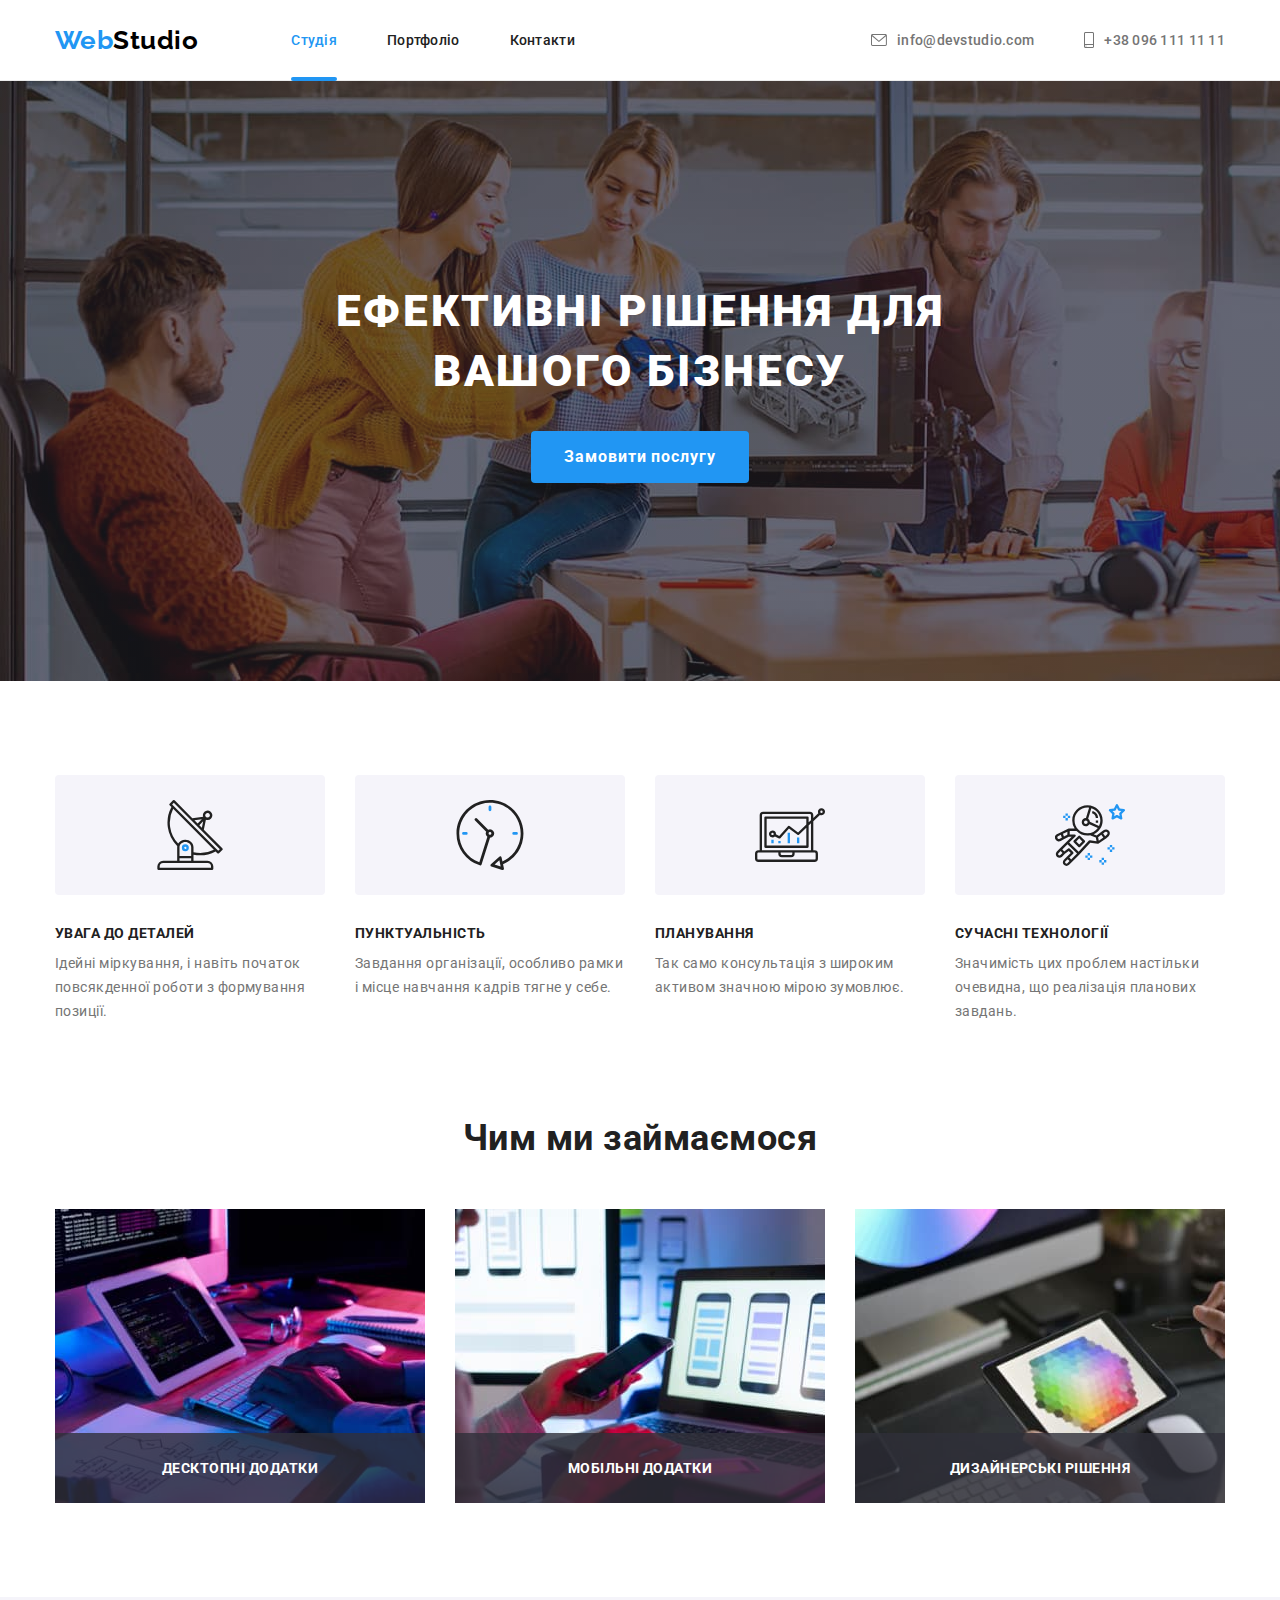
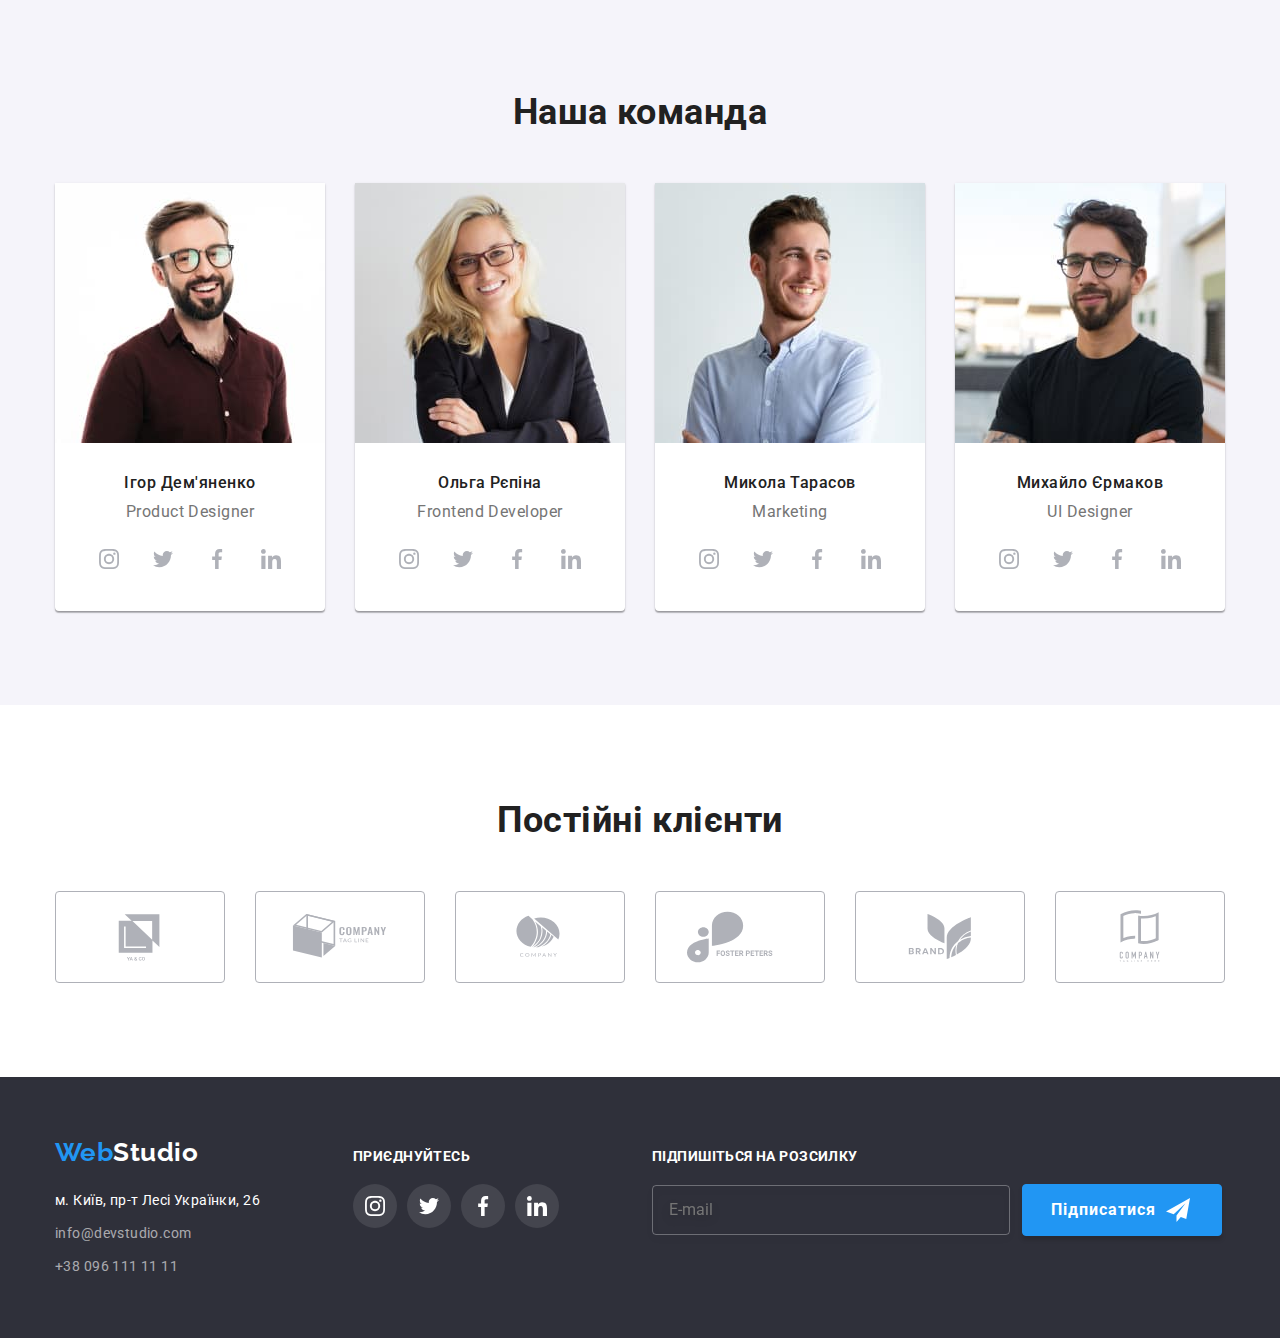
<file: index.html>
<!DOCTYPE html>
<html lang="uk">
  <head>
    <meta charset="UTF-8" />
    <meta http-equiv="X-UA-Compatible" content="IE=edge" />
    <meta name="viewport" content="width=device-width, initial-scale=1.0" />
    <title>Webstudio</title>
    <link rel="preconnect" href="https://fonts.googleapis.com" />
    <link rel="preconnect" href="https://fonts.gstatic.com" crossorigin />
    <link
      href="https://fonts.googleapis.com/css2?family=Raleway:wght@700&family=Roboto:wght@400;500;700;900&display=swap"
      rel="stylesheet"
    />
    <link
      rel="stylesheet"
      href="https://cdnjs.cloudflare.com/ajax/libs/modern-normalize/1.1.0/modern-normalize.min.css"
    />
    <link rel="stylesheet" href="./css/style.css" />
  </head>
  <body>
    <!-- Шапка -->
    <header class="page-header">
      <div class="container">
        <nav class="header-nav">
          <a class="header-logo" href="./index.html"
            >Web<span class="logo-style">Studio</span></a
          >

          <ul class="header-list list">
            <li class="item">
              <a class="header-link link current" href="./index.html">Студія</a>
            </li>
            <li class="item">
              <a class="header-link link" href="./portfolio.html">Портфоліо</a>
            </li>
            <li class="item">
              <a class="header-link link" href="">Контакти</a>
            </li>
          </ul>
        </nav>
        <div class="header-contacts">
          <ul class="header-tel header-list list">
            <li class="item">
              <a
                class="header-link link header-mail"
                href="mailto:info@devstudio.com"
                ><svg class="icon" width="16" height="12">
                  <use href="./images/icons.svg#icon-mail"></use></svg
                ><span>info@devstudio.com</span></a
              >
            </li>
            <li class="item">
              <a class="header-link link header-phone" href="tel:+380961111111">
                <svg class="icon" width="10" height="16">
                  <use href="./images/icons.svg#icon-phone"></use></svg
                ><span>+38 096 111 11 11</span>
              </a>
            </li>
          </ul>
        </div>
      </div>
    </header>

    <main>
      <!-- Hero -->

      <section class="hero">
        <div class="container">
          <h1 class="hero-title">Ефективні рішення для вашого бізнесу</h1>

          <button class="hero-button" type="button" data-modal-open>
            Замовити послугу
          </button>
        </div>
      </section>

      <!-- Наша ефективність -->
      <section class="about section">
        <div class="container">
          <h2 class="visually-hidden">Наша ефективність</h2>
          <ul class="about-list list">
            <li class="item">
              <div class="thumb">
                <svg class="about-icon" width="70" height="70">
                  <use href="./images/icons.svg#about-antenna"></use>
                </svg>
              </div>
              <h3 class="about-title">Увага до деталей</h3>
              <p class="about-text">
                Ідейні міркування, і навіть початок повсякденної роботи з
                формування позиції.
              </p>
            </li>
            <li class="item">
              <div class="thumb">
                <svg class="about-icon" width="70" height="70">
                  <use href="./images/icons.svg#about-clock"></use>
                </svg>
              </div>
              <h3 class="about-title">Пунктуальність</h3>
              <p class="about-text">
                Завдання організації, особливо рамки і місце навчання кадрів
                тягне у себе.
              </p>
            </li>
            <li class="item">
              <div class="thumb">
                <svg class="about-icon" width="70" height="70">
                  <use href="./images/icons.svg#about-diagram"></use>
                </svg>
              </div>
              <h3 class="about-title">Планування</h3>
              <p class="about-text">
                Так само консультація з широким активом значною мірою зумовлює.
              </p>
            </li>
            <li class="item">
              <div class="thumb">
                <svg class="about-icon" width="70" height="70">
                  <use href="./images/icons.svg#about-astronaut"></use>
                </svg>
              </div>
              <h3 class="about-title">Сучасні технології</h3>
              <p class="about-text">
                Значимість цих проблем настільки очевидна, що реалізація
                планових завдань.
              </p>
            </li>
          </ul>
        </div>
      </section>

      <!-- Чим ми займаємося -->
      <section class="work section">
        <div class="container">
          <h2 class="title-work-team">Чим ми займаємося</h2>
          <ul class="work-list list">
            <li class="item">
              <div class="work-item">
                <img
                  class="work-img img"
                  src="./images/desktop-programs.jpg"
                  alt="Декстопні програми"
                  width="370"
                  height="294"
                />
                <p class="work-text">Десктопні додатки</p>
              </div>
            </li>
            <li class="item">
              <div class="work-item">
                <img
                  class="work-img img"
                  src="./images/mobile-applications.jpg"
                  alt="Мобільні додатки"
                  width="370"
                  height="294"
                />
                <p class="work-text">Мобільні додатки</p>
              </div>
            </li>
            <li class="item">
              <div class="work-item">
                <img
                  class="work-img img"
                  src="./images/design-solution.jpg"
                  alt="Дизайнерське рішення"
                  width="370"
                  height="294"
                />
                <p class="work-text">Дизайнерські рішення</p>
              </div>
            </li>
          </ul>
        </div>
      </section>

      <!-- Наша команда -->

      <section class="team section">
        <div class="container">
          <h2 class="title-work-team">Наша команда</h2>
          <ul class="team-list list">
            <li class="item">
              <img
                class="team-img img"
                src="./images/igor.jpg"
                alt="чоловік в окулярах, рубашці"
                width="270"
                height="260"
              />
              <div class="team-container">
                <h3 class="team-title">Ігор Дем'яненко</h3>
                <p class="team-position">Product Designer</p>
                <ul class="team-icon list">
                  <li class="item">
                    <a href="" class="link">
                      <svg class="icon" width="20" height="20">
                        <use href="./images/icons.svg#icon-instagram"></use>
                      </svg>
                    </a>
                  </li>
                  <li class="item">
                    <a href="" class="link">
                      <svg class="icon" width="20" height="20">
                        <use href="./images/icons.svg#icon-twitter"></use>
                      </svg>
                    </a>
                  </li>
                  <li class="item">
                    <a href="" class="link">
                      <svg class="icon" width="20" height="20">
                        <use href="./images/icons.svg#icon-facebook"></use>
                      </svg>
                    </a>
                  </li>
                  <li class="item">
                    <a href="" class="link">
                      <svg class="icon" width="20" height="20">
                        <use href="./images/icons.svg#icon-linkedin"></use>
                      </svg>
                    </a>
                  </li>
                </ul>
              </div>
            </li>
            <li class="item">
              <img
                class="team-img img"
                src="./images/olha.jpg"
                alt="жінка блондинка в окулярах, піджаку"
                width="270"
                height="260"
              />
              <div class="team-container">
                <h3 class="team-title">Ольга Рєпіна</h3>
                <p class="team-position">Frontend Developer</p>
                <ul class="team-icon list">
                  <li class="item">
                    <a href="" class="link">
                      <svg class="icon" width="20" height="20">
                        <use href="./images/icons.svg#icon-instagram"></use>
                      </svg>
                    </a>
                  </li>
                  <li class="item">
                    <a href="" class="link">
                      <svg class="icon" width="20" height="20">
                        <use href="./images/icons.svg#icon-twitter"></use>
                      </svg>
                    </a>
                  </li>
                  <li class="item">
                    <a href="" class="link">
                      <svg class="icon" width="20" height="20">
                        <use href="./images/icons.svg#icon-facebook"></use>
                      </svg>
                    </a>
                  </li>
                  <li class="item">
                    <a href="" class="link">
                      <svg class="icon" width="20" height="20">
                        <use href="./images/icons.svg#icon-linkedin"></use>
                      </svg>
                    </a>
                  </li>
                </ul>
              </div>
            </li>
            <li class="item">
              <img
                class="team-img img"
                src="./images/mikola.jpg"
                alt="чоловік брюнет в білій сорочці"
                width="270"
                height="260"
              />
              <div class="team-container">
                <h3 class="team-title">Микола Тарасов</h3>
                <p class="team-position">Marketing</p>
                <ul class="team-icon list">
                  <li class="item">
                    <a href="" class="link">
                      <svg class="icon" width="20" height="20">
                        <use href="./images/icons.svg#icon-instagram"></use>
                      </svg>
                    </a>
                  </li>
                  <li class="item">
                    <a href="" class="link">
                      <svg class="icon" width="20" height="20">
                        <use href="./images/icons.svg#icon-twitter"></use>
                      </svg>
                    </a>
                  </li>
                  <li class="item">
                    <a href="" class="link">
                      <svg class="icon" width="20" height="20">
                        <use href="./images/icons.svg#icon-facebook"></use>
                      </svg>
                    </a>
                  </li>
                  <li class="item">
                    <a href="" class="link">
                      <svg class="icon" width="20" height="20">
                        <use href="./images/icons.svg#icon-linkedin"></use>
                      </svg>
                    </a>
                  </li>
                </ul>
              </div>
            </li>
            <li class="item">
              <img
                class="team-img img"
                src="./images/mihail.jpg"
                alt="чоловік в окулярах, чорній футболці"
                width="270"
                height="260"
              />
              <div class="team-container">
                <h3 class="team-title">Михайло Єрмаков</h3>
                <p class="team-position">UI Designer</p>
                <ul class="team-icon list">
                  <li class="item">
                    <a href="" class="link">
                      <svg class="icon" width="20" height="20">
                        <use href="./images/icons.svg#icon-instagram"></use>
                      </svg>
                    </a>
                  </li>
                  <li class="item">
                    <a href="" class="link">
                      <svg class="icon" width="20" height="20">
                        <use href="./images/icons.svg#icon-twitter"></use>
                      </svg>
                    </a>
                  </li>
                  <li class="item">
                    <a href="" class="link">
                      <svg class="icon" width="20" height="20">
                        <use href="./images/icons.svg#icon-facebook"></use>
                      </svg>
                    </a>
                  </li>
                  <li class="item">
                    <a href="" class="link">
                      <svg class="icon" width="20" height="20">
                        <use href="./images/icons.svg#icon-linkedin"></use>
                      </svg>
                    </a>
                  </li>
                </ul>
              </div>
            </li>
          </ul>
        </div>
      </section>

      <!-- ПОСТІЙНІ КЛІЄНТИ -->

      <section class="client section">
        <div class="container">
          <h2 class="title-work-team">Постійні клієнти</h2>
          <ul class="client-icon list">
            <li class="item">
              <a href="" class="link">
                <svg class="icon" width="106" height="60">
                  <use href="./images/icons.svg#client-yaco"></use>
                </svg>
              </a>
            </li>
            <li class="item">
              <a href="" class="link">
                <svg class="icon" width="106" height="60">
                  <use href="./images/icons.svg#client-tagline"></use>
                </svg>
              </a>
            </li>
            <li class="item">
              <a href="" class="link">
                <svg class="icon" width="106" height="60">
                  <use href="./images/icons.svg#client-company"></use>
                </svg>
              </a>
            </li>
            <li class="item">
              <a href="" class="link">
                <svg class="icon" width="106" height="60">
                  <use href="./images/icons.svg#client-forestpeters"></use>
                </svg>
              </a>
            </li>
            <li class="item">
              <a href="" class="link">
                <svg class="icon" width="106" height="60">
                  <use href="./images/icons.svg#client-brand"></use>
                </svg>
              </a>
            </li>
            <li class="item">
              <a href="" class="link">
                <svg class="icon" width="106" height="60">
                  <use href="./images/icons.svg#client-union"></use>
                </svg>
              </a>
            </li>
          </ul>
        </div>
      </section>
    </main>

    <!-- Підвал -->

    <footer class="footer">
      <div class="container footer-container">
        <div class="footer-address">
          <a class="header-logo footer-logo" href="./index.html"
            >Web<span class="footer-color">Studio</span></a
          >
          <address>
            <ul class="footer-list list">
              <li class="item">
                <a
                  class="address link"
                  href="https://goo.gl/maps/4uQXYABWk6G59Mzo6"
                  target="_blank"
                  rel="noopener noreferrer nowfollow"
                  >м. Київ, пр-т Лесі Українки, 26</a
                >
              </li>
              <li class="item">
                <a class="mail-tel link" href="mailto:info@devstudio.com"
                  >info@devstudio.com</a
                >
              </li>
              <li class="item">
                <a class="mail-tel link" href="tel:+380961111111"
                  >+38 096 111 11 11</a
                >
              </li>
            </ul>
          </address>
        </div>
        <div class="footer-socials">
          <p class="social-title">приєднуйтесь</p>
          <ul class="social-icon list">
            <li class="item">
              <a href="" class="link">
                <svg class="icon" width="20" height="20">
                  <use href="./images/icons.svg#icon-instagram"></use>
                </svg>
              </a>
            </li>
            <li class="item">
              <a href="" class="link">
                <svg class="icon" width="20" height="20">
                  <use href="./images/icons.svg#icon-twitter"></use>
                </svg>
              </a>
            </li>
            <li class="item">
              <a href="" class="link">
                <svg class="icon" width="20" height="20">
                  <use href="./images/icons.svg#icon-facebook"></use>
                </svg>
              </a>
            </li>
            <li class="item">
              <a href="" class="link">
                <svg class="icon" width="20" height="20">
                  <use href="./images/icons.svg#icon-linkedin"></use>
                </svg>
              </a>
            </li>
          </ul>
        </div>
        <div class="footer-form">
          <p class="social-title">Підпишіться на розсилку</p>
          <form class="footer-email">
            <div class="email">
              <input
                type="email"
                class="footer-input"
                name="email"
                id="email"
                placeholder="E-mail"
                aria-label="E-mail"
                required
              />
            </div>
            <button type="submit" class="footer-button">
              <span class="signeture">Підписатися</span>
              <svg class="icon" width="24" height="24">
                <use href="./images/icons.svg#icon-send"></use>
              </svg>
            </button>
          </form>
        </div>
      </div>
    </footer>

    <!-- МОДАЛЬНЕ ВІКНО -->

    <div class="modal-backdrop is-hidden" data-modal>
      <div class="modal">
        <button class="close-sign" data-modal-close>
          <svg class="icon modal-button" width="18" height="18">
            <use href="./images/icons.svg#icon-close"></use>
          </svg>
        </button>

        <form name="form" class="form-modal">
          <h2 class="title-modal">Залиште свої дані, ми вам передзвонимо</h2>

          <label for="user-name" class="modal-label">Ім'я</label>
          <div class="form-field">
            <input
              type="text"
              class="modal-input"
              name="user-name"
              id="user-name"
              required
            />
            <svg class="input-icon" width="18" height="18">
              <use href="./images/icons.svg#icon-person"></use>
            </svg>
          </div>

          <label for="user-tel" class="modal-label">Телефон</label>
          <div class="form-field">
            <input
              type="tel"
              class="modal-input"
              name="user-tel"
              id="user-tel"
              required
            />
            <svg class="input-icon" width="18" height="18">
              <use href="./images/icons.svg#icon-tel"></use>
            </svg>
          </div>

          <label for="user-email" class="modal-label">Пошта</label>
          <div class="form-field">
            <input
              name="user-email"
              type="email"
              id="user-email"
              class="modal-input"
              required
            />
            <svg class="input-icon" width="18" height="18">
              <use href="./images/icons.svg#icon-email"></use>
            </svg>
          </div>

          <label for="user-text" class="textarea-label">Коментар</label>
          <div class="form-textarea">
            <textarea
              name="user-text"
              id="user-text"
              class="modal-textarea"
              placeholder="Введіть текст"
            ></textarea>
          </div>

          <div class="input-line check-line">
            <input
              id="checkbox-agree"
              type="checkbox"
              name="checkbox-agree"
              value="agree"
              class="visually-hidden"
            />
            <label for="checkbox-agree" class="checkbox-agree">
              <span class="icon-wrapper">
                <svg class="agree-icon" width="16" height="15">
                  <use href="./images/icons.svg#icon-check"></use></svg></span
              >Погоджуюся з розсилкою та приймаю
              <a href="#" class="form-link">Умови договору</a>
            </label>
          </div>
          <button type="submit" class="button submit">Відправити</button>
        </form>
      </div>
    </div>

    <script src="./js/modal.js"></script>
  </body>
</html>
</file>
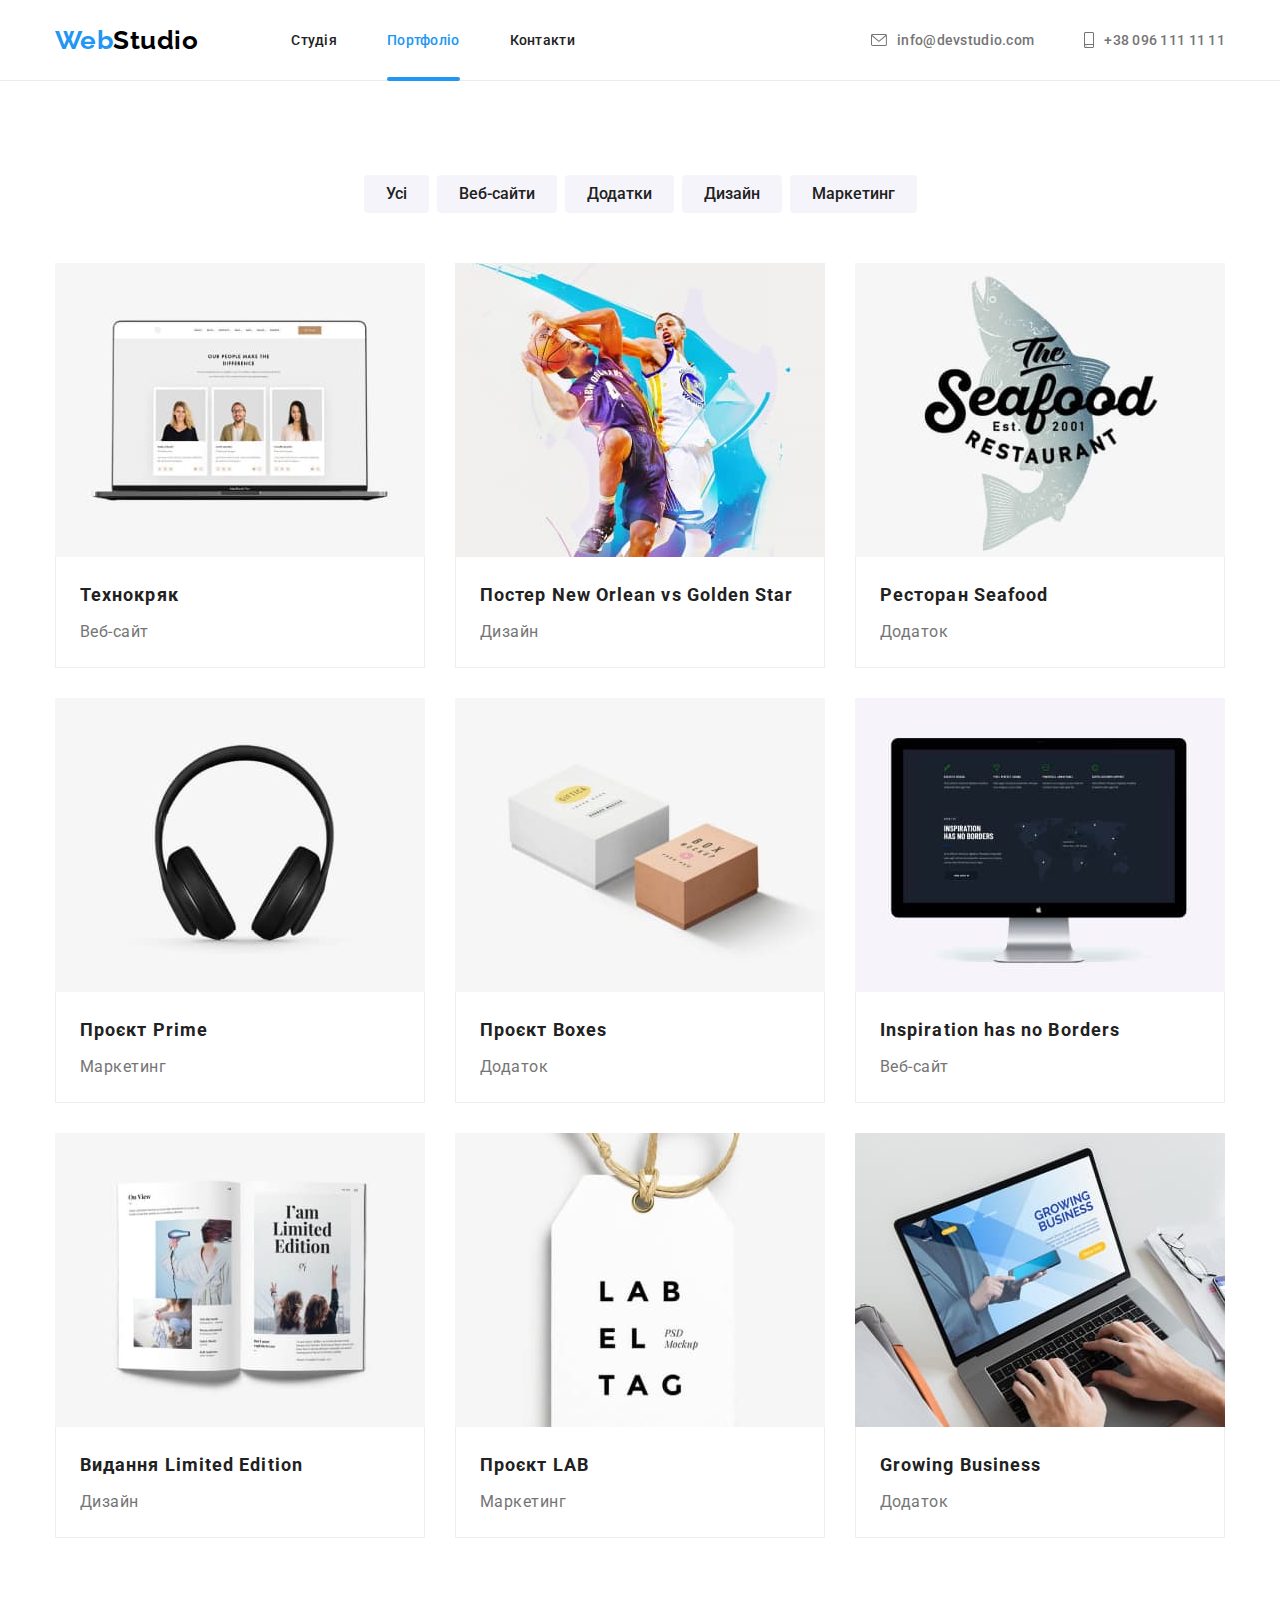
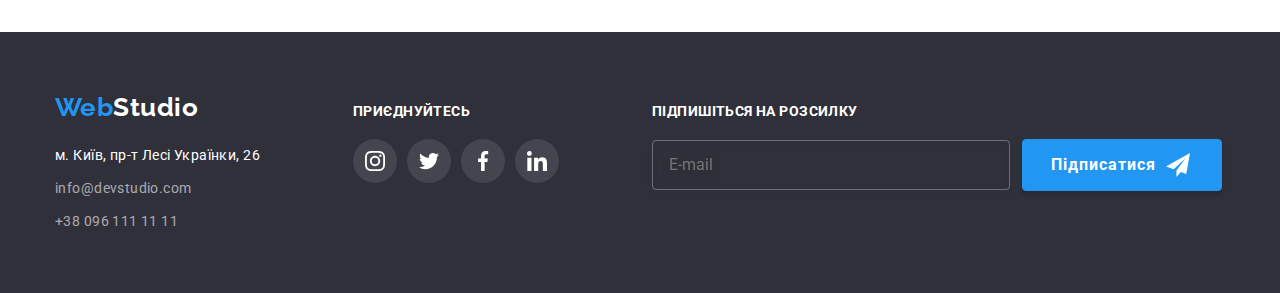
<file: portfolio.html>
<!DOCTYPE html>
<html lang="uk">
  <head>
    <meta charset="UTF-8" />
    <meta http-equiv="X-UA-Compatible" content="IE=edge" />
    <meta name="viewport" content="width=device-width, initial-scale=1.0" />
    <title>Document</title>
    <link rel="preconnect" href="https://fonts.googleapis.com" />
    <link rel="preconnect" href="https://fonts.gstatic.com" crossorigin />
    <link
      href="https://fonts.googleapis.com/css2?family=Raleway:wght@700&family=Roboto:wght@400;500;700;900&display=swap"
      rel="stylesheet"
    />
    <link
      rel="stylesheet"
      href="https://cdnjs.cloudflare.com/ajax/libs/modern-normalize/1.1.0/modern-normalize.min.css"
    />
    <link rel="stylesheet" href="./css/style.css" />
  </head>
  <body>
    <!-- Шапка -->
    <header class="page-header">
      <div class="container">
        <nav class="header-nav">
          <a class="header-logo" href="./index.html"
            >Web<span class="logo-style">Studio</span></a
          >

          <ul class="header-list list">
            <li class="item">
              <a class="header-link link" href="./index.html">Студія</a>
            </li>
            <li class="item">
              <a class="header-link link current" href="./portfolio.html"
                >Портфоліо</a
              >
            </li>
            <li class="item">
              <a class="header-link link" href="">Контакти</a>
            </li>
          </ul>
        </nav>
        <div class="header-contacts">
          <ul class="header-tel header-list list">
            <li class="item">
              <a
                class="header-link link header-mail"
                href="mailto:info@devstudio.com"
                ><svg class="icon" width="16" height="12">
                  <use href="./images/icons.svg#icon-mail"></use></svg
                ><span>info@devstudio.com</span></a
              >
            </li>
            <li class="item">
              <a class="header-link link header-phone" href="tel:+380961111111">
                <svg class="icon" width="10" height="16">
                  <use href="./images/icons.svg#icon-phone"></use></svg
                ><span>+38 096 111 11 11</span>
              </a>
            </li>
          </ul>
        </div>
      </div>
    </header>

    <main>
      <section class="project section">
        <div class="container">
          <h1 class="visually-hidden">Проекти</h1>

          <!-- кнопка -->

          <ul class="button-list list">
            <li class="item">
              <button class="button button-current" type="button">Усі</button>
            </li>
            <li class="item">
              <button class="button" type="button">Веб-сайти</button>
            </li>
            <li class="item">
              <button class="button" type="button">Додатки</button>
            </li>
            <li class="item">
              <button class="button" type="button">Дизайн</button>
            </li>
            <li class="item">
              <button class="button" type="button">Маркетинг</button>
            </li>
          </ul>

          <!-- Проекти -->
          <ul class="project-list list">
            <li class="item">
              <div class="project-description">
                <img
                  class="project-img img"
                  src="./images/project-tehno.jpg"
                  alt="на Macbook pro відкрит браузер з анкетою трех людей"
                  width="370"
                  height="294"
                />
                <p class="img-text">
                  Ресурс пропонує комплексні пропозиції з різним рівнем
                  функціоналу та сервісів. Все це дозволить відвідувачу отримати
                  вичерпні відомості про компанію чи приватну особу.
                </p>
              </div>

              <div class="project-container">
                <h2 class="project-title">Технокряк</h2>
                <p class="project-text">Веб-сайт</p>
              </div>
            </li>
            <li class="item">
              <div class="project-description">
                <img
                  class="project-img img"
                  src="./images/project-basketboll.jpg"
                  alt="Двоє баскетболістів з New Orlean vs Golden Star"
                  width="370"
                  height="294"
                />
                <p class="img-text">
                  Ресурс пропонує комплексні пропозиції з різним рівнем
                  функціоналу та сервісів. Все це дозволить відвідувачу отримати
                  вичерпні відомості про компанію чи приватну особу.
                </p>
              </div>

              <div class="project-container">
                <h2 class="project-title">Постер New Orlean vs Golden Star</h2>
                <p class="project-text">Дизайн</p>
              </div>
            </li>
            <li class="item">
              <div class="project-description">
                <img
                  class="project-img img"
                  src="./images/project-seafood.jpg"
                  alt="емблема ресторану Seafood"
                  width="370"
                  height="294"
                />
                <p class="img-text">
                  Ресурс пропонує комплексні пропозиції з різним рівнем
                  функціоналу та сервісів. Все це дозволить відвідувачу отримати
                  вичерпні відомості про компанію чи приватну особу.
                </p>
              </div>

              <div class="project-container">
                <h2 class="project-title">Ресторан Seafood</h2>
                <p class="project-text">Додаток</p>
              </div>
            </li>
            <li class="item">
              <div class="project-description">
                <img
                  class="project-img img"
                  src="./images/project-prime.jpg"
                  alt="великі навушники"
                  width="370"
                  height="294"
                />
                <p class="img-text">
                  Ресурс пропонує комплексні пропозиції з різним рівнем
                  функціоналу та сервісів. Все це дозволить відвідувачу отримати
                  вичерпні відомості про компанію чи приватну особу.
                </p>
              </div>

              <div class="project-container">
                <h2 class="project-title">Проєкт Prime</h2>
                <p class="project-text">Маркетинг</p>
              </div>
            </li>
            <li class="item">
              <div class="project-description">
                <img
                  class="project-img img"
                  src="./images/project-boxes.jpg"
                  alt="біла і коричнива коробка "
                  width="370"
                  height="294"
                />
                <p class="img-text">
                  Ресурс пропонує комплексні пропозиції з різним рівнем
                  функціоналу та сервісів. Все це дозволить відвідувачу отримати
                  вичерпні відомості про компанію чи приватну особу.
                </p>
              </div>

              <div class="project-container">
                <h2 class="project-title">Проєкт Boxes</h2>
                <p class="project-text">Додаток</p>
              </div>
            </li>
            <li class="item">
              <div class="project-description">
                <img
                  class="project-img img"
                  src="./images/project-borders.jpg"
                  alt="apple екран з картою планети"
                  width="370"
                  height="294"
                />
                <p class="img-text">
                  Ресурс пропонує комплексні пропозиції з різним рівнем
                  функціоналу та сервісів. Все це дозволить відвідувачу отримати
                  вичерпні відомості про компанію чи приватну особу.
                </p>
              </div>

              <div class="project-container">
                <h2 class="project-title">Inspiration has no Borders</h2>
                <p class="project-text">Веб-сайт</p>
              </div>
            </li>
            <li class="item">
              <div class="project-description">
                <img
                  class="project-img img"
                  src="./images/project-limited-edition.jpg"
                  alt="розгорнута
              книжка 1ст. дівчина сушить волося, 2ст. дві дівчини показують знак
              'peace'"
                  width="370"
                  height="294"
                />
                <p class="img-text">
                  Ресурс пропонує комплексні пропозиції з різним рівнем
                  функціоналу та сервісів. Все це дозволить відвідувачу отримати
                  вичерпні відомості про компанію чи приватну особу.
                </p>
              </div>

              <div class="project-container">
                <h2 class="project-title">Видання Limited Edition</h2>
                <p class="project-text">Дизайн</p>
              </div>
            </li>
            <li class="item">
              <div class="project-description">
                <img
                  class="project-img img"
                  src="./images/project-lab.jpg"
                  alt="бірка з написом LAB EL TAG PSD Mockup"
                  width="370"
                  height="294"
                />
                <p class="img-text">
                  Ресурс пропонує комплексні пропозиції з різним рівнем
                  функціоналу та сервісів. Все це дозволить відвідувачу отримати
                  вичерпні відомості про компанію чи приватну особу.
                </p>
              </div>

              <div class="project-container">
                <h2 class="project-title">Проєкт LAB</h2>
                <p class="project-text">Маркетинг</p>
              </div>
            </li>
            <li class="item">
              <div class="project-description">
                <img
                  class="project-img img"
                  src="./images/project-business.jpg"
                  alt="чоловічі руки друкують на ноутбуці, відкрита сторінка GROWING BUSINESS"
                  width="370"
                  height="294"
                />
                <p class="img-text">
                  Ресурс пропонує комплексні пропозиції з різним рівнем
                  функціоналу та сервісів. Все це дозволить відвідувачу отримати
                  вичерпні відомості про компанію чи приватну особу.
                </p>
              </div>

              <div class="project-container">
                <h2 class="project-title">Growing Business</h2>
                <p class="project-text">Додаток</p>
              </div>
            </li>
          </ul>
        </div>
      </section>
    </main>

    <!-- Підвал -->

    <footer class="footer">
      <div class="container footer-container">
        <div class="footer-address">
          <a class="header-logo footer-logo" href="./index.html"
            >Web<span class="footer-color">Studio</span></a
          >
          <address>
            <ul class="footer-list list">
              <li class="item">
                <a
                  class="address link"
                  href="https://goo.gl/maps/4uQXYABWk6G59Mzo6"
                  target="_blank"
                  rel="noopener noreferrer nowfollow"
                  >м. Київ, пр-т Лесі Українки, 26</a
                >
              </li>
              <li class="item">
                <a class="mail-tel link" href="mailto:info@devstudio.com"
                  >info@devstudio.com</a
                >
              </li>
              <li class="item">
                <a class="mail-tel link" href="tel:+380961111111"
                  >+38 096 111 11 11</a
                >
              </li>
            </ul>
          </address>
        </div>
        <div class="footer-socials">
          <h2 class="social-title">приєднуйтесь</h2>
          <ul class="social-icon list">
            <li class="item">
              <a href="" class="link">
                <svg class="icon" width="20" height="20">
                  <use href="./images/icons.svg#icon-instagram"></use>
                </svg>
              </a>
            </li>
            <li class="item">
              <a href="" class="link">
                <svg class="icon" width="20" height="20">
                  <use href="./images/icons.svg#icon-twitter"></use>
                </svg>
              </a>
            </li>
            <li class="item">
              <a href="" class="link">
                <svg class="icon" width="20" height="20">
                  <use href="./images/icons.svg#icon-facebook"></use>
                </svg>
              </a>
            </li>
            <li class="item">
              <a href="" class="link">
                <svg class="icon" width="20" height="20">
                  <use href="./images/icons.svg#icon-linkedin"></use>
                </svg>
              </a>
            </li>
          </ul>
        </div>
        <div class="footer-form">
          <h2 class="social-title">Підпишіться на розсилку</h2>
          <form class="footer-email">
            <div class="email">
              <input
                type="email"
                class="footer-input"
                name="email"
                id="email"
                placeholder="E-mail"
                aria-label="E-mail"
                required
              />
            </div>
            <button type="submit" class="footer-button">
              <span class="signeture">Підписатися</span>
              <svg class="icon" width="24" height="24">
                <use href="./images/icons.svg#icon-send"></use>
              </svg>
            </button>
          </form>
        </div>
      </div>
    </footer>
  </body>
</html>
</file>
<file: css/style.css>
/* 
основиний текст: #757575;
другорядний текст:  #212121;
білий : #FFFFFF;
footer rgba(255, 255, 255, 0.6);  
background: #FFFFFF99;
hero підвал: #2F303A;
1 секція: #F5F5F5
2 секція: #F5F4FA;
акцент: #2196F3
активна кнопка: #188CE8
 */

:root {
  --main-color: #757575;
  --title-text-color: #212121;
  --accent-color: #2196f3;
  --white-color: #ffffff;
  --transparent-color: #ffffff99;
  --bg-color-dark: #2f303a;
  --bg-color-work: #f5f5f5;
  --bg-color-team: #f5f4fa;
  --icon-color: #afb1b8;
  --timing-function: cubic-bezier(0.4, 0, 0.2, 1);
}

/* RESET */
h1,
h2,
h3,
p {
  margin-top: 0;
  margin-bottom: 0;
}
body {
  color: var(--main-color);
  font-family: "Roboto", sans-serif;
  font-weight: 400;
  letter-spacing: 0.03em;
}

.container {
  width: 1200px;
  margin-right: auto;
  margin-left: auto;
  padding-right: 15px;
  padding-left: 15px;

  /* outline: red 1px solid; */
}

.visually-hidden {
  position: absolute;
  width: 1px;
  height: 1px;
  margin: -1px;
  border: 0;
  padding: 0;
  white-space: nowrap;
  clip-path: inset(100%);
  clip: rect(0 0 0 0);
  overflow: hidden;
}

.title-work-team {
  margin-bottom: 50px;
  font-weight: 700;
  font-size: 36px;
  line-height: calc(42 / 36);
  text-align: center;
  color: var(--title-text-color);
}

.section {
  padding-top: 94px;
  padding-bottom: 94px;
}

.link {
  text-decoration: none;
}

.list {
  padding-left: 0;
  margin: 0;
  list-style: none;
}

.img {
  display: block;
  width: 100%;
}

/* Logo */
.header-logo {
  margin-right: 93px;

  font-family: "Raleway";
  font-weight: 700;
  font-size: 26px;
  line-height: calc(31 / 26);
  text-decoration: none;

  color: var(--accent-color);
}
.logo-style {
  color: #000;
}

/* Header */
.page-header {
  border-bottom: 1px solid #ececec;
}

.page-header .container {
  display: flex;
  align-items: center;
}

.header-nav {
  display: flex;
  align-items: center;
}

.header-list {
  display: flex;
}

.header-list .item:not(:first-child) {
  margin-left: 50px;
}

.page-header {
  background-color: var(--white-color);
}

.header-link {
  display: block;
  padding-top: 32px;
  padding-bottom: 32px;

  font-weight: 500;
  font-size: 14px;
  line-height: calc(16 / 14);
  letter-spacing: 0.02em;

  transition: color 250ms cubic-bezier(0.4, 0, 0.2, 1);

  color: var(--title-text-color);

  cursor: pointer;
}

.current::after {
  position: absolute;
  content: "";
  width: 100%;
  height: 4px;
  bottom: -1px;
  left: 0;
  border-radius: 2px;
  background-color: var(--accent-color);
}

.header-tel .link {
  display: flex;
  align-items: center;

  color: inherit;
}

.current {
  position: relative;
  color: var(--accent-color);
}

.header-link:hover,
.header-link:focus {
  color: var(--accent-color);
}

.header-link .icon {
  margin-right: 10px;
  fill: currentColor;
}

.header-contacts {
  margin-left: auto;
}

/* Hero */

.hero {
  max-width: 1600px;
  height: 600px;

  padding-top: 200px;
  padding-bottom: 200px;
  margin-left: auto;
  margin-right: auto;

  text-align: center;
  background-color: var(--bg-color-dark);
  background-image: linear-gradient(
      rgba(47, 48, 58, 0.4),
      rgba(47, 48, 58, 0.4)
    ),
    url(../images/hero-bg.jpg);
  background-repeat: no-repeat;
  background-size: cover;
}

.hero-title {
  margin: 0 auto;
  margin-bottom: 30px;
  max-width: 696px;

  font-weight: 900;
  font-size: 44px;
  line-height: calc(60 / 44);
  letter-spacing: 0.06em;
  text-transform: uppercase;

  color: var(--white-color);
}

.hero-button {
  display: inline-block;
  padding: 10px 32px;
  min-width: 216px;

  font-family: inherit;
  font-weight: 700;
  font-size: 16px;
  line-height: calc(30 / 16);
  align-items: center;

  letter-spacing: 0.06em;
  color: var(--white-color);

  transition: box-shadow 250ms cubic-bezier(0.4, 0, 0.2, 1);

  border: 1px solid transparent;
  border-radius: 4px;

  background-color: var(--accent-color);

  cursor: pointer;
}

.hero-button:hover,
.hero-button:focus {
  box-shadow: 0px 4px 4px rgba(0, 0, 0, 0.15);
}

/* Наша ефективність */

.about {
  padding-bottom: 0;

  background-color: var(--white-color);
}

.about-list {
  display: flex;
}

.about-list .item {
  flex-basis: calc((100% - 90px) / 4);
  margin-left: 30px;
}

.about-list .item:first-child {
  margin-left: 0;
}

.about .thumb {
  margin-bottom: 30px;

  display: flex;
  height: 120px;
  justify-content: center;
  align-items: center;

  border-radius: 4px;

  background-color: var(--bg-color-team);
}

.about-title {
  margin-bottom: 10px;

  font-weight: 700;
  font-size: 14px;
  line-height: calc(16 / 14);
  text-transform: uppercase;

  color: var(--title-text-color);
}

.about-text {
  font-size: 14px;
  line-height: calc(24 / 14);
}

/* ЧИМ МИ ЗАЙМАЄМОСЯ */

.work {
  background-color: var(--white-color);
}

.work .list {
  display: flex;
}

.work-list .item {
  width: calc((100% - 60px) / 3);
  margin-left: 30px;
}

.work-list .item:first-child {
  margin-left: 0;
}

.work-item {
  position: relative;
  overflow: hidden;
}

.work-text {
  position: absolute;
  bottom: 0;
  width: 370px;
  height: 70px;
  display: flex;
  justify-content: center;
  align-items: center;

  font-weight: 700;
  font-size: 14px;
  line-height: calc(16 / 14);
  text-transform: uppercase;

  color: var(--white-color);
  background-color: rgba(47, 48, 58, 0.8);
}

/* НАША КОМАНДА */
.team {
  background-color: var(--bg-color-team);
}

.team-container {
  padding-top: 30px;
  padding-bottom: 30px;
}

.team-list {
  display: flex;
}

.team-list > .item {
  width: calc((100% - 90px) / 4);
  margin-left: 30px;

  border-radius: 0px 0px 4px 4px;
  box-shadow: 0px 1px 3px rgba(0, 0, 0, 0.12), 0px 1px 1px rgba(0, 0, 0, 0.14),
    0px 2px 1px rgba(0, 0, 0, 0.2);

  background-color: var(--white-color);
}

.team-list > .item:first-child {
  margin-left: 0;
}

.team-title {
  margin-bottom: 10px;

  font-weight: 500;
  font-size: 16px;
  line-height: calc(19 / 16);
  text-align: center;
  color: var(--title-text-color);
}

.team-position {
  font-weight: 400;
  font-size: 16px;
  line-height: calc(19 / 16);
  text-align: center;
}

/* ІКОНКИ СОЦ */
.team-icon {
  display: flex;
  justify-content: center;
  margin-top: 16px;
}

.team-icon > .item {
  width: 44px;
  height: 44px;
  margin-right: 10px;

  background-color: var(--white-color);
}

.team-icon > .item:last-child {
  margin-right: 0;
}

.team-icon .link {
  display: flex;
  width: 100%;
  height: 100%;
  align-items: center;
  justify-content: center;
  border-radius: 50%;
  transition: background-color 250ms cubic-bezier(0.4, 0, 0.2, 1),
    color 250ms cubic-bezier(0.4, 0, 0.2, 1);

  color: var(--icon-color);
}

.team-icon .link:hover,
.team-icon .link:focus {
  background-color: var(--accent-color);
}

.team-icon .icon {
  fill: currentColor;
  /* transition: background-color 250ms cubic-bezier(0.4, 0, 0.2, 1); */
}

.team-icon .link:hover,
.team-icon .link:focus {
  color: var(--white-color);
}

/* ПОСТІЙНІ КЛІЄНТИ */

.client-icon {
  display: flex;
}

.client-icon .item {
  margin-right: 30px;
  width: 170px;
  height: 92px;
}

.client-icon .item:last-child {
  margin-right: 0;
}

.client-icon .link {
  display: flex;
  width: 100%;
  height: 100%;
  justify-content: center;
  align-items: center;

  transition: color 250ms cubic-bezier(0.4, 0, 0.2, 1),
    border 250ms cubic-bezier(0.4, 0, 0.2, 1);

  border: 1px solid var(--icon-color);
  border-radius: 4px;

  color: var(--icon-color);
}

.client-icon .link:hover,
.client-icon .link:focus {
  border: 1px solid var(--accent-color);
  color: var(--accent-color);
}

.client-icon .icon {
  fill: currentColor;
}

/* ПІДВАЛ */
.footer {
  padding-top: 60px;
  padding-bottom: 60px;

  background-color: var(--bg-color-dark);
}

.footer-container {
  display: flex;
  align-items: baseline;
}

.footer-address {
  margin-right: 93px;
}

.footer-logo {
  display: block;
  margin-bottom: 20px;
  margin-right: 0;
}

.footer-color {
  color: var(--white-color);
}

.address {
  display: block;

  font-style: normal;
  font-weight: 400;
  font-size: 14px;
  line-height: calc(24 / 14);
  letter-spacing: 0.03em;

  color: var(--white-color);
}

.footer-list .item:not(:last-child) {
  margin-bottom: 9px;
}

.mail-tel {
  font-style: normal;
  font-weight: 400;
  font-size: 14px;
  line-height: calc(24 / 14);
  letter-spacing: 0.03em;

  color: var(--transparent-color);
}

.footer-socials {
  margin-right: 93px;
}

.social-title {
  margin-bottom: 20px;
  font-weight: 700;
  font-size: 14px;
  line-height: calc(16 / 14);
  letter-spacing: 0.03em;
  text-transform: uppercase;

  color: var(--white-color);
}

/* ІКОНКИ ПІДВАЛУ */

.social-icon {
  display: flex;
  justify-content: center;
  /* margin-top: 20px; */
}

.social-icon > .item {
  width: 44px;
  height: 44px;
  margin-right: 10px;
}

.social-icon > .item:last-child {
  margin-right: 0;
}

.social-icon .link {
  display: flex;
  width: 100%;
  height: 100%;
  align-items: center;
  justify-content: center;
  border-radius: 50%;
  transition: background-color 250ms cubic-bezier(0.4, 0, 0.2, 1);

  background-color: rgba(255, 255, 255, 0.1);
  color: var(--white-color);
}

.social-icon .link:hover,
.social-icon .link:focus {
  background-color: var(--accent-color);
}

.social-icon .icon {
  fill: currentColor;
}

.social-icon .icon:focus {
  color: var(--white-color);
}

.footer-email {
  display: flex;
  align-items: center;
}

.footer-input {
  width: 358px;
  margin: 0;
  margin-right: 12px;
  padding: 15px 16px;
  /* font: inherit; */
  border: 1px solid rgba(255, 255, 255, 0.3);
  filter: drop-shadow(0px 4px 4px rgba(0, 0, 0, 0.15));
  border-radius: 4px;

  color: var(--white-color);
  background-color: transparent;
  transition: border-color 250ms var(--timing-function);
}

.footer-input:focus,
.footer-input:hover {
  border-color: var(--accent-color);
  outline: none;
}

.footer-button {
  display: block;
  width: 200px;
  padding: 10px 28px;
  font-weight: 700;
  font-size: 16px;
  line-height: calc(30 / 16);

  display: flex;
  align-items: center;
  text-align: center;
  letter-spacing: 0.06em;

  border: 1px solid var(--accent-color);
  color: var(--white-color);
  background-color: var(--accent-color);
  box-shadow: 0px 4px 4px rgba(0, 0, 0, 0.15);
  border-radius: 4px;
  cursor: pointer;
}

.footer-button .icon {
  display: flex;
  justify-content: center;
  align-items: center;
  margin-left: 10px;
  fill: var(--white-color);
}

/* Portfolio */

.project {
  background-color: var(--white-color);
}

/* Кнопки */
.button-list {
  display: flex;
  justify-content: center;
  align-items: center;
  margin-bottom: 50px;
}

.button-list .item:not(:first-child) {
  margin-left: 8px;
}

.button {
  padding-top: 6px;
  padding-right: 22px;
  padding-bottom: 6px;
  padding-left: 22px;

  font-family: inherit;
  font-weight: 500;
  font-size: 16px;
  line-height: calc(26 / 16);
  text-align: center;

  transition: box-shadow 250ms cubic-bezier(0.4, 0, 0.2, 1),
    color 250ms cubic-bezier(0.4, 0, 0.2, 1),
    background-color 250ms cubic-bezier(0.4, 0, 0.2, 1);

  cursor: pointer;
  border: none;
  border-radius: 4px;

  background-color: var(--bg-color-team);
  color: var(--title-text-color);
}

.button:hover,
.button:focus {
  box-shadow: 0px 3px 1px rgba(0, 0, 0, 0.1), 0px 1px 2px rgba(0, 0, 0, 0.08),
    0px 2px 2px rgba(0, 0, 0, 0.12);
  color: var(--white-color);
  background-color: var(--accent-color);
}
/* Проекти */
.project-list {
  display: flex;
  flex-wrap: wrap;
}
.project-list .item {
  flex-basis: calc((100% - 60px) / 3);
  margin-right: 30px;
  margin-bottom: 30px;
  cursor: pointer;

  transition: box-shadow 250ms cubic-bezier(0.4, 0, 0.2, 1);
}
.project-list .item:nth-child(3n) {
  margin-right: 0;
}
.project-list .item:nth-last-child(-n + 3) {
  margin-bottom: 0;
}

.project-list .item:hover {
  box-shadow: 0px 1px 1px rgba(0, 0, 0, 0.12), 0px 4px 4px rgba(0, 0, 0, 0.06),
    1px 4px 6px rgba(0, 0, 0, 0.16);
}

.project-container {
  padding-top: 20px;
  padding-right: 24px;
  padding-bottom: 20px;
  padding-left: 24px;

  border-right: 1px solid #eeeeee;
  border-bottom: 1px solid #eeeeee;
  border-left: 1px solid #eeeeee;
}

.project-description {
  position: relative;
  overflow: hidden;
}

.img-text {
  position: absolute;
  top: 0;
  right: 0;
  bottom: 0;
  left: 0;

  display: flex;
  justify-content: center;
  align-items: center;

  padding: 63px 24px;
  font-weight: 400;
  font-size: 18px;
  line-height: calc(28 / 18);
  transform: translateY(100%);
  transition: transform 250ms cubic-bezier(0.4, 0, 0.2, 1);

  color: var(--white-color);
  background-color: rgba(33, 150, 243, 0.9);
}

.project-list .item:hover .img-text {
  transform: translateY(0);
}
.project-title {
  margin-bottom: 4px;

  font-weight: 700;
  font-size: 18px;
  line-height: calc(36 / 18);
  letter-spacing: 0.06em;

  color: var(--title-text-color);
}

.project-text {
  font-size: 16px;
  line-height: calc(30 / 16);
}

/* МОДАЛЬНЕ ВІКНО */

.modal-backdrop {
  position: fixed;
  top: 0;
  right: 0;
  bottom: 0;
  left: 0;
  background-color: rgba(0, 0, 0, 0.2);
  transition: opacity 250ms, visibility 250ms;
}

.modal {
  position: absolute;
  padding-top: 40px;
  padding-right: 39px;
  padding-bottom: 40px;
  padding-left: 41px;
  min-width: 528px;
  min-height: 581px;
  top: 50%;
  left: 50%;
  transform: translate(-50%, -50%);
  transition: tranform 250ms cubic-bezier(0.4, 0, 0.2, 1);

  background-color: var(--white-color);
  box-shadow: 0px 1px 3px rgba(0, 0, 0, 0.12), 0px 1px 1px rgba(0, 0, 0, 0.14),
    0px 2px 1px rgba(0, 0, 0, 0.2);
  border-radius: 4px;
}

.modal .close-sign {
  position: absolute;
  display: flex;
  justify-content: center;
  align-items: center;
  width: 30px;
  height: 30px;

  top: 8px;
  right: 8px;

  padding: 6px;

  background-color: var(--white-color);
  color: #000000;
  border: 1px solid rgba(0, 0, 0, 0.1);
  border-radius: 50%;

  transition: fill 250ms var(--timing-function);

  cursor: pointer;
}

.close-sign:hover .modal-button,
.close-sign:focus .modal-button {
  fill: var(--accent-color);
}

.is-hidden {
  visibility: hidden;
  opacity: 0;
  pointer-events: none;
}

/* Сюди вставити */
.title-modal {
  margin-bottom: 12px;
  font-weight: 700;
  font-size: 20px;
  line-height: calc(23 / 20);
  text-align: center;

  color: var(--title-text-color);
}

.form-field {
  display: flex;
  position: relative;
  margin-bottom: 10px;
}

.modal-label,
.textarea-label {
  display: block;
  width: 100%;
  margin-bottom: 4px;

  font-size: 12px;
  line-height: 14px;
  letter-spacing: 0.01em;

  color: var(--main-color);
}

.modal-input {
  width: 100%;
  margin: 0;
  padding: 12px 15px;
  padding-left: 42px;
  font: inherit;

  border-radius: 4px;
  border: 1px solid rgba(33, 33, 33, 0.2);

  color: rgba(117, 117, 117, 0.5);
  transition: border-color 250ms var(--timing-function);
}

.modal-input:hover,
.modal-input:focus,
.modal-textarea:hover,
.modal-textarea:focus {
  border-color: var(--accent-color);
  outline: none;
  cursor: pointer;
}

.input-icon {
  position: absolute;
  top: 50%;
  left: 15px;

  transform: translateY(-50%);

  display: inline-block;
  width: 18px;
  height: 18px;
  fill: var(--title-text-color);
}

.form-textarea {
  margin-bottom: 20px;
}

.modal-textarea {
  width: 100%;
  height: 120px;
  border: 1px solid rgba(33, 33, 33, 0.2);
  border-radius: 4px;
  resize: none;
  padding: 12px 16px;

  font-size: 12px;
  line-height: calc(14 / 12);
  letter-spacing: 0.01em;

  color: rgba(117, 117, 117, 0.5);
}

.modal-textarea::placeholder {
  font-size: 12px;
}

.input-icon {
  position: absolute;
  left: 12px;
  top: 50%;
  transform: translateY(-50%);
  fill: var(--title-text-color);
  transition: fill 250ms var(--timing-function);
}

.modal-input:focus + .input-icon,
.modal-input:hover + .input-icon {
  fill: var(--accent-color);
}

.check-line {
  display: flex;
  justify-content: center;
  margin-bottom: 30px;
}

.checkbox-agree {
  display: flex;
  align-items: center;

  font-size: 14px;
  line-height: 24px;
}

.checkbox-agree .icon-wrapper {
  width: 16px;
  height: 15px;
  background-color: var(--white-color);
  border: 2px solid var(--title-text-color);
  box-shadow: 0px 1px 3px rgba(0, 0, 0, 0.12), 0px 1px 1px rgba(0, 0, 0, 0.14),
    0px 2px 1px rgba(0, 0, 0, 0.2);
  border-radius: 4px;
  margin-right: 8px;
  display: flex;
  align-items: center;
  justify-content: center;

  transition: background-color 250ms var(--timing-function);
}

.checkbox-agree .agree-icon {
  fill: transparent;
  transition: fill 250ms var(--timing-function);
}

.check-line input:checked + .checkbox-agree .icon-wrapper {
  background-color: var(--accent-color);
  border: none;
}

.check-line input:checked + .checkbox-agree .agree-icon {
  fill: var(--white-color);
}

.form-link {
  margin-left: 5px;
  font-weight: 400;
  font-size: 14px;
  line-height: calc(24 / 14);
  color: var(--accent-color);
}

.modal-submit {
  display: flex;
  justify-content: center;
  margin-bottom: 40px;
}

.submit {
  display: block;
  margin-left: auto;
  margin-right: auto;
  min-width: 200px;

  padding-top: 10px;
  padding-right: 52px;
  padding-bottom: 10px;
  padding-left: 52px;

  font-weight: 700;
  font-size: 16px;
  line-height: calc(30 / 16);
  letter-spacing: 0.06em;
  border-radius: 4px;

  color: var(--white-color);
  background-color: var(--accent-color);
  box-shadow: 0px 4px 4px rgba(0, 0, 0, 0.15);
}
</file>
